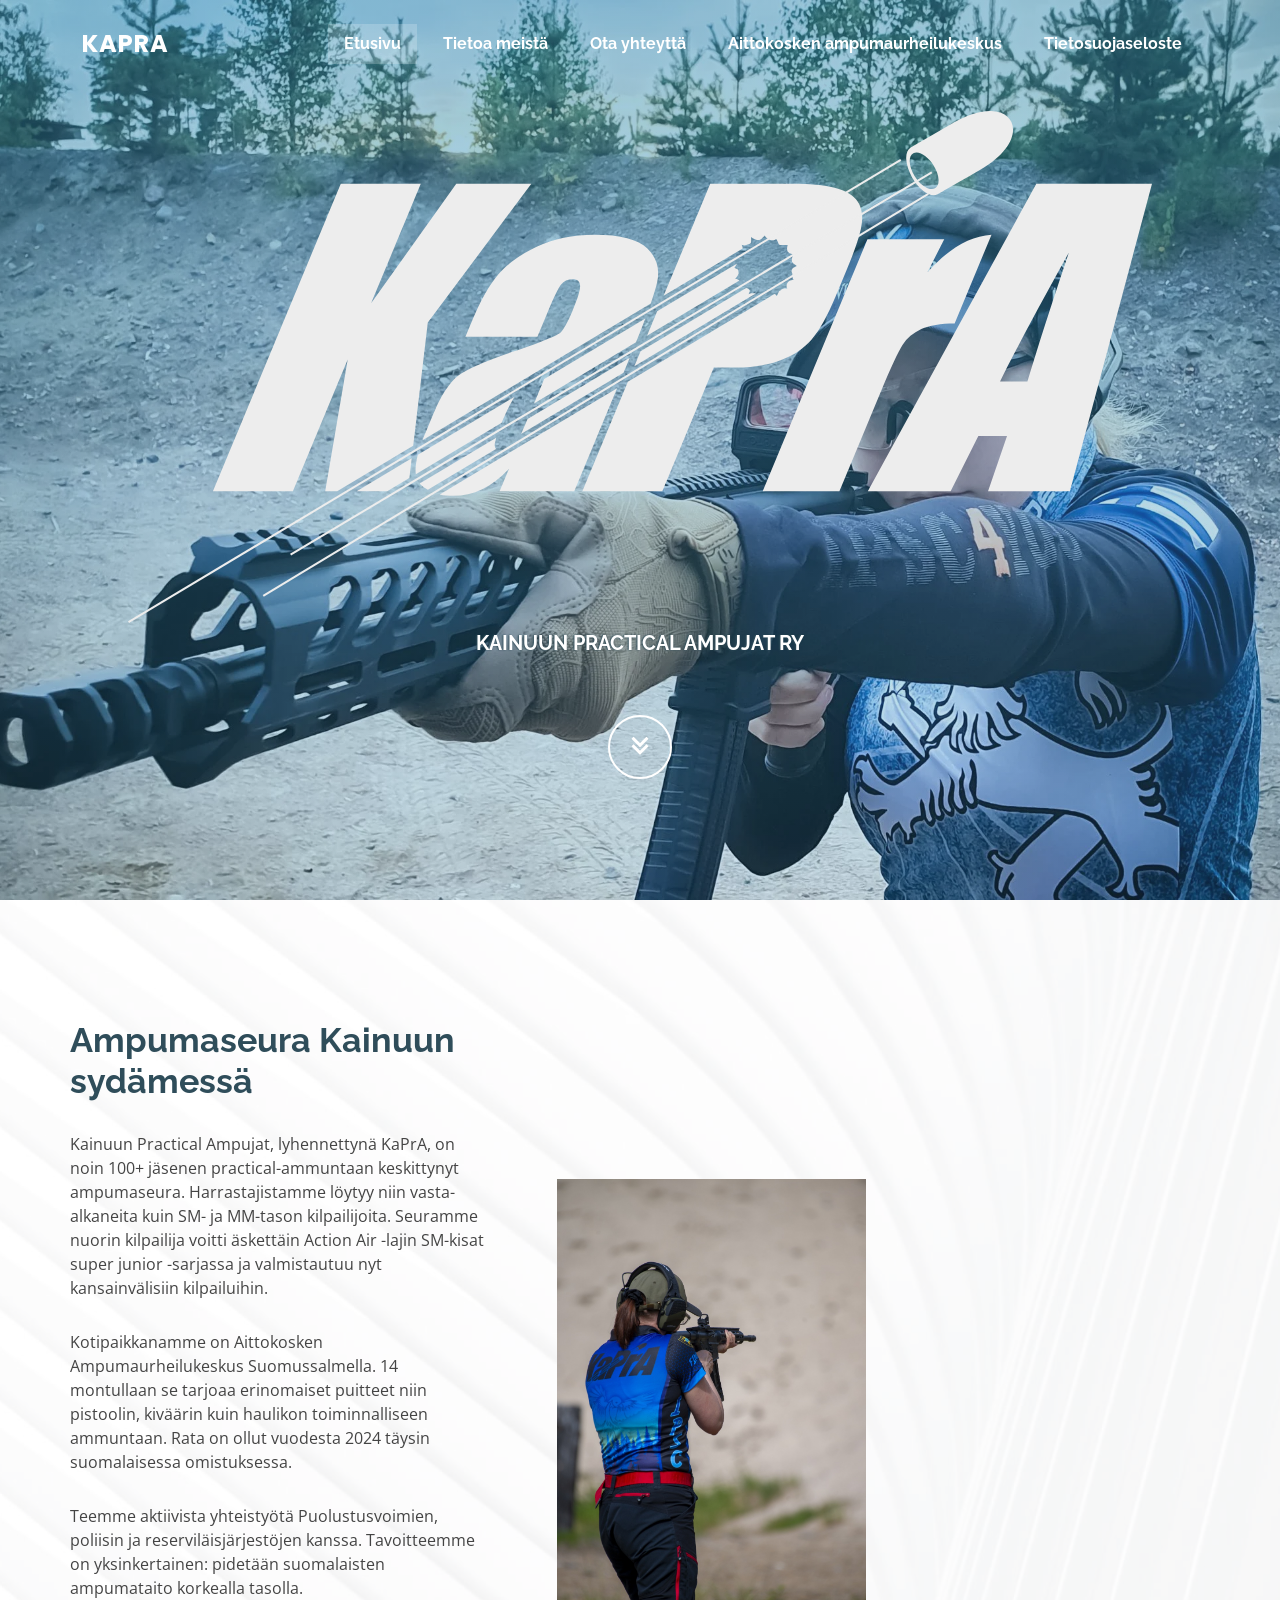
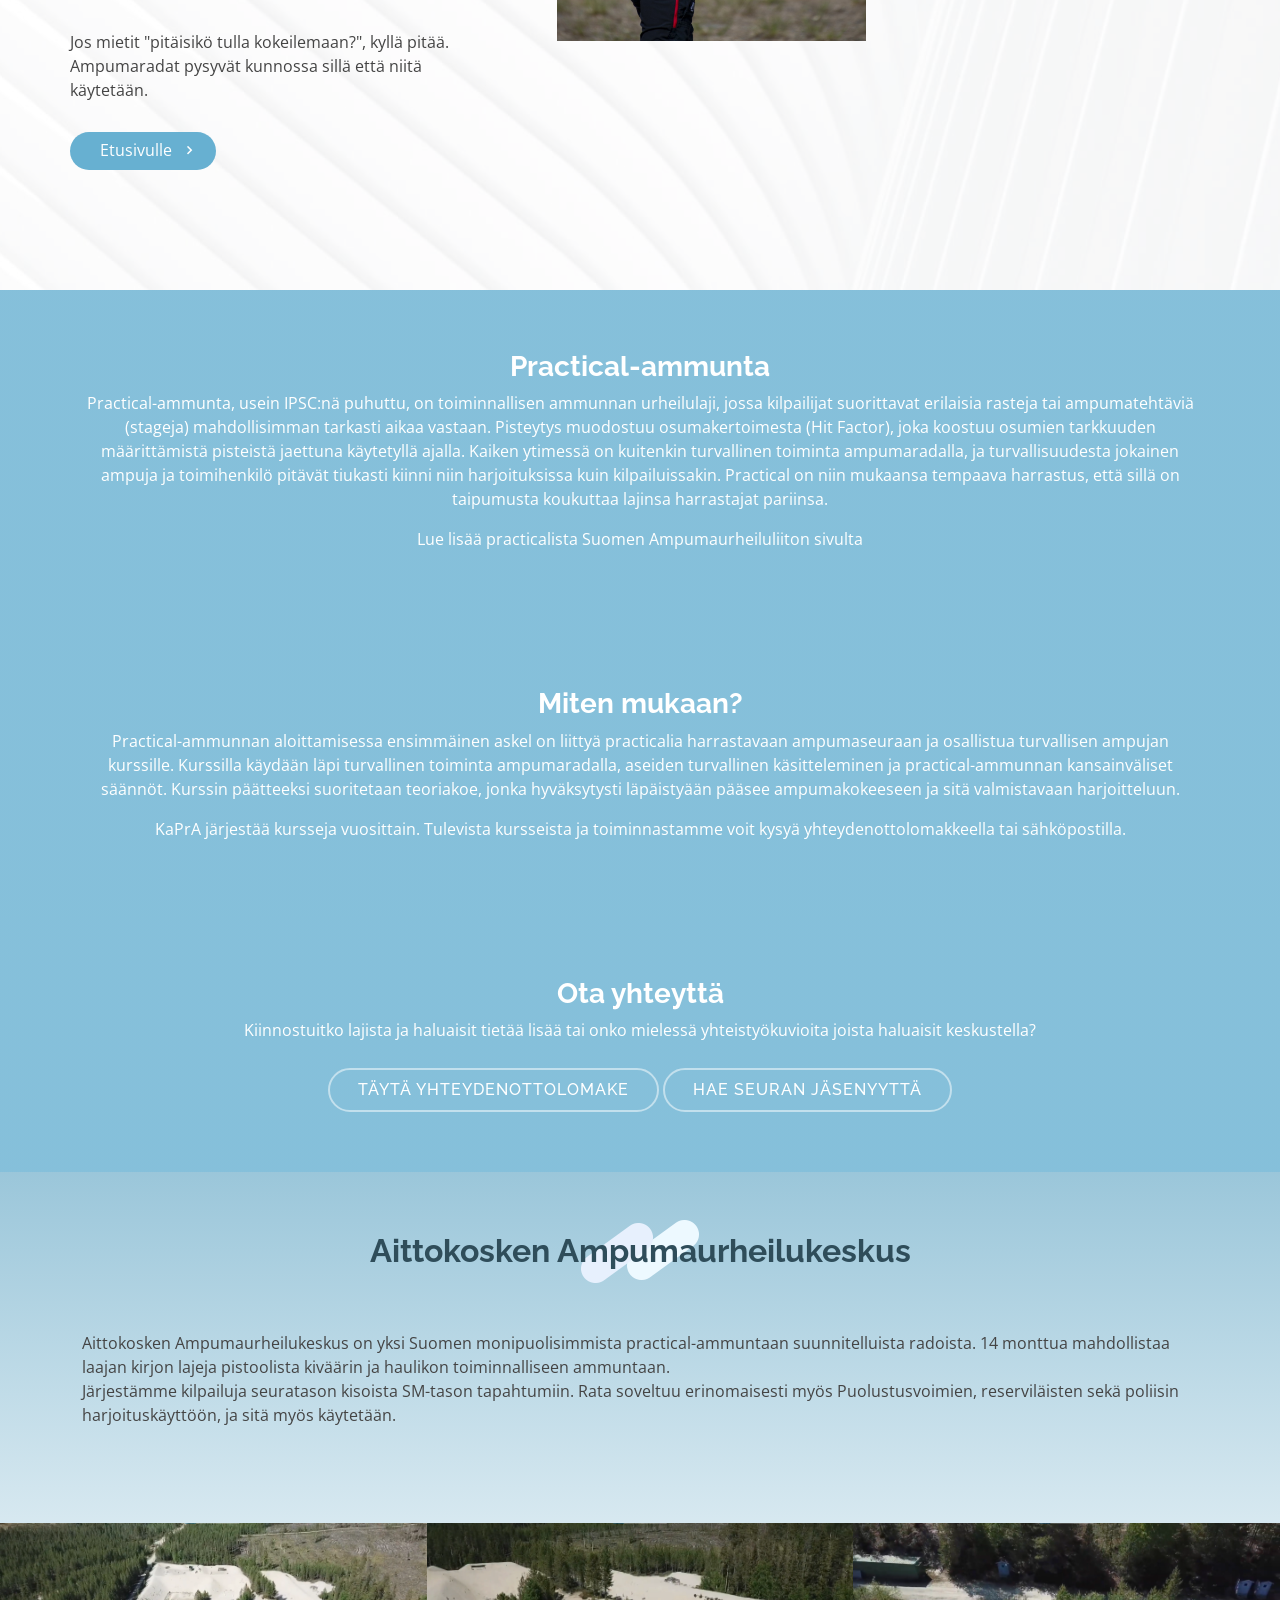
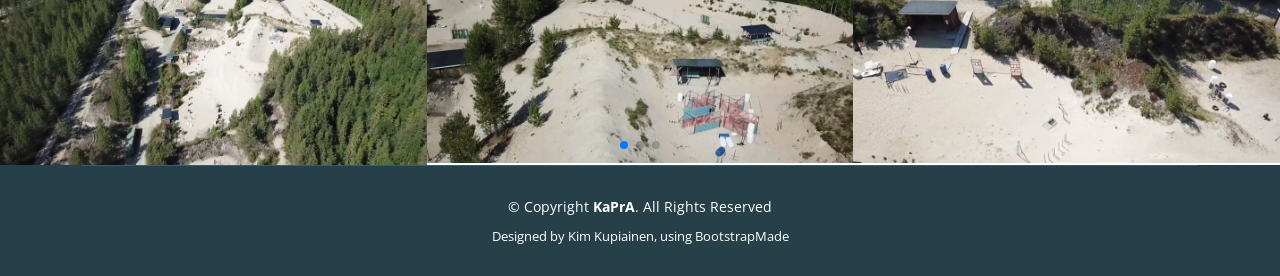
<file: index.html>
<!DOCTYPE html>
<html lang="en">

<head>
  <meta charset="utf-8">
  <meta content="width=device-width, initial-scale=1.0" name="viewport">

  <title>Kainuun Practical Ampujat RY</title>
  <meta content="" name="description">
  <meta content="" name="keywords">

  <!-- Favicons -->
  <link href="assets/img/favicon.png" rel="icon">
  <link href="assets/img/apple-touch-icon.png" rel="apple-touch-icon">

  <!-- Google Fonts -->
  <link href="https://fonts.googleapis.com/css?family=Open+Sans:300,300i,400,400i,600,600i,700,700i|Raleway:300,300i,400,400i,500,500i,600,600i,700,700i|Poppins:300,300i,400,400i,500,500i,600,600i,700,700i" rel="stylesheet">

  <!-- Vendor CSS Files -->
  <link href="assets/vendor/aos/aos.css" rel="stylesheet">
  <link href="assets/vendor/bootstrap/css/bootstrap.min.css" rel="stylesheet">
  <link href="assets/vendor/bootstrap-icons/bootstrap-icons.css" rel="stylesheet">
  <link href="assets/vendor/boxicons/css/boxicons.min.css" rel="stylesheet">
  <link href="assets/vendor/glightbox/css/glightbox.min.css" rel="stylesheet">
  <link href="assets/vendor/swiper/swiper-bundle.min.css" rel="stylesheet">

  <!-- Template Main CSS File -->
  <link href="assets/css/style.css" rel="stylesheet">

  <!-- =======================================================
  * Template Name: Squadfree
  * Updated: Jan 29 2024 with Bootstrap v5.3.2
  * Template URL: https://bootstrapmade.com/squadfree-free-bootstrap-template-creative/
  * Author: BootstrapMade.com
  * License: https://bootstrapmade.com/license/
  ======================================================== -->
</head>
<body>

  <!-- ======= Header ======= -->
  <header id="header" class="fixed-top header-transparent">
    <div class="container d-flex align-items-center justify-content-between position-relative">

      <div class="logo">
        <h1 class="text-light"><a href="index.html"></span>KaPrA</a></h1>
        <!-- Uncomment below if you prefer to use an image logo -->
        <!--<a href="index.html"><img src="assets/img/kapra2.png" alt="" class="img-fluid"></a>-->
      </div>

      <nav id="navbar" class="navbar">
          <ul>
              <li><a class="nav-link scrollto active" href="#hero">Etusivu</a></li>
              <li><a class="nav-link scrollto" href="#about">Tietoa meistä</a></li>
              <li><a class="nav-link scrollto" href="#cta">Ota yhteyttä</a></li>
              <!-- <li><a class="nav-link scrollto" href="#portfolio">Kuvagalleria</a></li> -->
              <li><a class="nav-link scrollto" href="#contact">Aittokosken ampumaurheilukeskus</a></li>
			  <li><a href="tietosuojaseloste.html">Tietosuojaseloste</a></li>
          </ul>
        <i class="bi bi-list mobile-nav-toggle"></i>
      </nav><!-- .navbar -->

    </div>
  </header><!-- End Header -->

  <!-- ======= Hero Section ======= -->
  <section id="hero">
    <div class="hero-container" data-aos="fade-up">
      <h1><img src="assets/img/kapra.svg" alt="KAPRA" /></h1>
      <h2>Kainuun Practical Ampujat RY</h2>
      <a href="#about" class="btn-get-started scrollto"><i class="bx bx-chevrons-down"></i></a>
    </div>
  </section><!-- End Hero -->

  <main id="main">
      <!-- ======= About Section ======= -->
      <section id="about" class="about">
          <div class="container">

              <div class="row no-gutters">
                  <div class="content col-xl-5 d-flex align-items-stretch" data-aos="fade-up">
                      <div class="content">
                          <h3>Ampumaseura Kainuun sydämessä</h3>
							<p>Kainuun Practical Ampujat, lyhennettynä KaPrA, on noin 100+ jäsenen practical-ammuntaan keskittynyt ampumaseura. Harrastajistamme löytyy niin vasta-alkaneita kuin SM- ja MM-tason kilpailijoita. Seuramme nuorin kilpailija voitti äskettäin Action Air -lajin SM-kisat super junior -sarjassa ja valmistautuu nyt kansainvälisiin kilpailuihin.</p>
							<p>Kotipaikkanamme on Aittokosken Ampumaurheilukeskus Suomussalmella. 14 montullaan se tarjoaa erinomaiset puitteet niin pistoolin, kiväärin kuin haulikon toiminnalliseen ammuntaan. Rata on ollut vuodesta 2024 täysin suomalaisessa omistuksessa.</p>
							<p>Teemme aktiivista yhteistyötä Puolustusvoimien, poliisin ja reserviläisjärjestöjen kanssa. Tavoitteemme on yksinkertainen: pidetään suomalaisten ampumataito korkealla tasolla.</p>
							<p>Jos mietit "pitäisikö tulla kokeilemaan?", kyllä pitää. Ampumaradat pysyvät kunnossa sillä että niitä käytetään.</p>
                          <a href="#" class="about-btn">Etusivulle<i class="bx bx-chevron-right"></i></a>
                      </div>
                  </div>
                  <div class="col-xl-7 d-flex align-items-stretch">
                      <div class="icon-boxes d-flex flex-column justify-content-center">
                          <div class="row">
                              <div class="col-md-6 icon-box" data-aos="fade-up" data-aos-delay="100">
							  <img src="assets/img/portfolio/Promo_Minirifle_34.jpg" alt="" class="img-fluid">
                              </div>
                          </div>
                      </div><!-- End .content-->
                  </div>
              </div>

          </div>
      </section><!-- End About Section -->


	  <section id="cta" class="cta">
          <div class="container" data-aos="zoom-in">

              <div class="text-center">
                  <h3>Practical-ammunta</h3>
					<p>Practical-ammunta, usein IPSC:nä puhuttu, on toiminnallisen ammunnan urheilulaji, jossa kilpailijat suorittavat erilaisia rasteja tai ampumatehtäviä (stageja) mahdollisimman tarkasti aikaa vastaan. Pisteytys muodostuu osumakertoimesta (Hit Factor), joka koostuu osumien tarkkuuden määrittämistä pisteistä jaettuna käytetyllä ajalla. Kaiken ytimessä on kuitenkin turvallinen toiminta ampumaradalla, ja turvallisuudesta jokainen ampuja ja toimihenkilö pitävät tiukasti kiinni niin harjoituksissa kuin kilpailuissakin. Practical on niin mukaansa tempaava harrastus, että sillä on taipumusta koukuttaa lajinsa harrastajat pariinsa.</p>
					<p>Lue lisää practicalista <a href="https://www.ampumaurheiluliitto.fi/practical/">Suomen Ampumaurheiluliiton sivulta</a></p>
				</p>
              </div>
          </div>
      </section><!-- End Cta Section -->
	  

	  <section id="cta" class="cta">
          <div class="container" data-aos="zoom-in">

              <div class="text-center">
                  <h3>Miten mukaan?</h3>
					<p>Practical-ammunnan aloittamisessa ensimmäinen askel on liittyä practicalia harrastavaan ampumaseuraan ja osallistua turvallisen ampujan kurssille. Kurssilla käydään läpi turvallinen toiminta ampumaradalla, aseiden turvallinen käsitteleminen ja practical-ammunnan kansainväliset säännöt. Kurssin päätteeksi suoritetaan teoriakoe, jonka hyväksytysti läpäistyään pääsee ampumakokeeseen ja sitä valmistavaan harjoitteluun.</p>
					<p>KaPrA järjestää kursseja vuosittain. Tulevista kursseista ja toiminnastamme voit kysyä yhteydenottolomakkeella tai sähköpostilla.</p>
				</div>
          </div>
      </section><!-- End Cta Section -->
	  
	        <!-- ======= Cta Section ======= -->
      <section id="cta" class="cta">
          <div class="container" data-aos="zoom-in">

              <div class="text-center">
                  <h3>Ota yhteyttä</h3>
                  <p>Kiinnostuitko lajista ja haluaisit tietää lisää tai onko mielessä yhteistyökuvioita joista haluaisit keskustella?</p>

                  <a class="cta-btn" href="https://forms.gle/Qe2Aceb2trBMoFnPA">Täytä yhteydenottolomake</a>
		  <a class="cta-btn" href="https://forms.gle/1XthyXWWJnsgzU9f9">hae seuran jäsenyyttä</a>
              </div>
          </div>
      </section><!-- End Cta Section --> 


      <!-- ======= Contact Section ======= -->
      <section id="contact" class="contact section-bg">
          <div class="container" data-aos="fade-up">
              <div class="section-title">
                  <h2>Aittokosken Ampumaurheilukeskus</h2>
              </div>
              <div class="row">
                  <p>Aittokosken Ampumaurheilukeskus on yksi Suomen monipuolisimmista practical-ammuntaan suunnitelluista radoista. 14 monttua mahdollistaa laajan kirjon lajeja pistoolista kiväärin ja haulikon toiminnalliseen ammuntaan.<br>Järjestämme kilpailuja seuratason kisoista SM-tason tapahtumiin. Rata soveltuu erinomaisesti myös Puolustusvoimien, reserviläisten sekä poliisin harjoituskäyttöön, ja sitä myös käytetään.</p>
              </div>
          </div>
      </section><!-- End Contact Section -->
       <div class="testimonials-slider swiper" data-aos="fade-up" data-aos-delay="100">
           <div class="swiper-wrapper">
               <div class="swiper-slide">
                   <div class="testimonial-item">
                       <div class="image-container" style="max-width: 100%; max-height: 400px;">
                        <img src="assets/img/Hoikka/yleiskuva1.webp" class="testimonial-img" alt="">
                    </div>
                   </div>
               </div><!-- End testimonial item -->
               <div class="swiper-slide">
                   <div class="testimonial-item">
                       <div class="image-container" style="max-width: 100%; max-height: 400px;">
                           <img src="assets/img/Hoikka/yleiskuva2.webp" class="testimonial-img" alt="">
                        </div>
                   </div>
               </div><!-- End testimonial item -->
               <div class="swiper-slide">
                   <div class="testimonial-item">
                       <div class="image-container" style="max-width: 100%; max-height: 400px;">
                           <img src="assets/img/Hoikka/yleiskuva3.webp" class="testimonial-img" alt="">
                        </div>
                   </div>
               </div><!-- End testimonial item -->
           </div>
     <div class="swiper-pagination"></div>
 </div>

  </main><!-- End #main -->

  <!-- ======= Footer ======= -->
  <footer id="footer">
    <div class="container">
      <div class="copyright">
        &copy; Copyright <strong><span>KaPrA</span></strong>. All Rights Reserved
      </div>
      <div class="credits">
        Designed by <a href="https://kimkupiainen.com/">Kim Kupiainen</a>, using <a href="https://bootstrapmade.com/">BootstrapMade</a>
</div>
    </div>
  </footer><!-- End Footer -->

  <a href="#" class="back-to-top d-flex align-items-center justify-content-center"><i class="bi bi-arrow-up-short"></i></a>

  <!-- Vendor JS Files -->
  <script src="assets/vendor/purecounter/purecounter_vanilla.js"></script>
  <script src="assets/vendor/aos/aos.js"></script>
  <script src="assets/vendor/glightbox/js/glightbox.min.js"></script>
  <script src="assets/vendor/swiper/swiper-bundle.min.js"></script>

  <!-- Template Main JS File -->
  <script src="assets/js/minimain.js"></script>

</body>

</html>
</file>
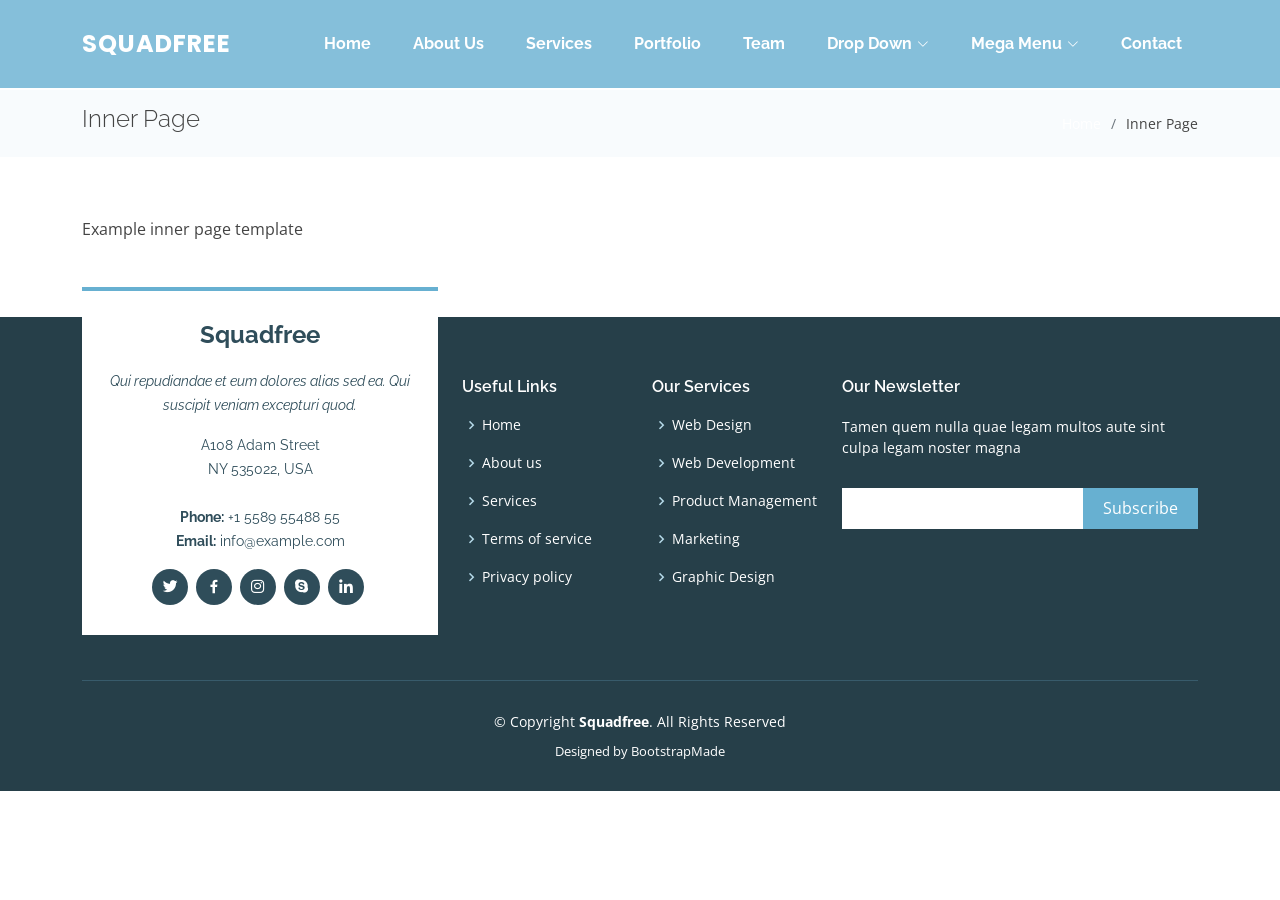
<file: inner-page.html>
<!DOCTYPE html>
<html lang="en">

<head>
  <meta charset="utf-8">
  <meta content="width=device-width, initial-scale=1.0" name="viewport">

  <title>Inner Page - Squadfree Bootstrap Template</title>
  <meta content="" name="description">
  <meta content="" name="keywords">

  <!-- Favicons -->
  <link href="assets/img/favicon.png" rel="icon">
  <link href="assets/img/apple-touch-icon.png" rel="apple-touch-icon">

  <!-- Google Fonts -->
  <link href="https://fonts.googleapis.com/css?family=Open+Sans:300,300i,400,400i,600,600i,700,700i|Raleway:300,300i,400,400i,500,500i,600,600i,700,700i|Poppins:300,300i,400,400i,500,500i,600,600i,700,700i" rel="stylesheet">

  <!-- Vendor CSS Files -->
  <link href="assets/vendor/aos/aos.css" rel="stylesheet">
  <link href="assets/vendor/bootstrap/css/bootstrap.min.css" rel="stylesheet">
  <link href="assets/vendor/bootstrap-icons/bootstrap-icons.css" rel="stylesheet">
  <link href="assets/vendor/boxicons/css/boxicons.min.css" rel="stylesheet">
  <link href="assets/vendor/glightbox/css/glightbox.min.css" rel="stylesheet">
  <link href="assets/vendor/swiper/swiper-bundle.min.css" rel="stylesheet">

  <!-- Template Main CSS File -->
  <link href="assets/css/style.css" rel="stylesheet">

  <!-- =======================================================
  * Template Name: Squadfree
  * Updated: Jan 29 2024 with Bootstrap v5.3.2
  * Template URL: https://bootstrapmade.com/squadfree-free-bootstrap-template-creative/
  * Author: BootstrapMade.com
  * License: https://bootstrapmade.com/license/
  ======================================================== -->
</head>

<body>

  <!-- ======= Header ======= -->
  <header id="header" class="fixed-top ">
    <div class="container d-flex align-items-center justify-content-between position-relative">

      <div class="logo">
        <h1 class="text-light"><a href="index.html"><span>Squadfree</span></a></h1>
        <!-- Uncomment below if you prefer to use an image logo -->
        <!-- <a href="index.html"><img src="assets/img/logo.png" alt="" class="img-fluid"></a>-->
      </div>

      <nav id="navbar" class="navbar">
        <ul>
          <li><a class="nav-link scrollto " href="#hero">Home</a></li>
          <li><a class="nav-link scrollto" href="#about">About Us</a></li>
          <li><a class="nav-link scrollto" href="#services">Services</a></li>
          <li><a class="nav-link scrollto" href="#portfolio">Portfolio</a></li>
          <li><a class="nav-link scrollto" href="#team">Team</a></li>
          <li class="dropdown"><a href="#"><span>Drop Down</span> <i class="bi bi-chevron-down"></i></a>
            <ul>
              <li><a href="#">Drop Down 1</a></li>
              <li class="dropdown"><a href="#"><span>Deep Drop Down</span> <i class="bi bi-chevron-right"></i></a>
                <ul>
                  <li><a href="#">Deep Drop Down 1</a></li>
                  <li><a href="#">Deep Drop Down 2</a></li>
                  <li><a href="#">Deep Drop Down 3</a></li>
                  <li><a href="#">Deep Drop Down 4</a></li>
                  <li><a href="#">Deep Drop Down 5</a></li>
                </ul>
              </li>
              <li><a href="#">Drop Down 2</a></li>
              <li><a href="#">Drop Down 3</a></li>
              <li><a href="#">Drop Down 4</a></li>
            </ul>
          </li>
          <li class="dropdown megamenu"><a href="#"><span>Mega Menu</span> <i class="bi bi-chevron-down"></i></a>
            <ul>
              <li>
                <strong>Column 1</strong>
                <a href="#">Column 1 link 1</a>
                <a href="#">Column 1 link 2</a>
                <a href="#">Column 1 link 3</a>
              </li>
              <li>
                <strong>Column 2</strong>
                <a href="#">Column 2 link 1</a>
                <a href="#">Column 2 link 2</a>
                <a href="#">Column 3 link 3</a>
              </li>
              <li>
                <strong>Column 3</strong>
                <a href="#">Column 3 link 1</a>
                <a href="#">Column 3 link 2</a>
                <a href="#">Column 3 link 3</a>
              </li>
              <li>
                <strong>Column 4</strong>
                <a href="#">Column 4 link 1</a>
                <a href="#">Column 4 link 2</a>
                <a href="#">Column 4 link 3</a>
              </li>
              <li>
                <strong>Column 5</strong>
                <a href="#">Column 5 link 1</a>
                <a href="#">Column 5 link 2</a>
                <a href="#">Column 5 link 3</a>
              </li>
            </ul>
          </li>
          <li><a class="nav-link scrollto" href="#contact">Contact</a></li>
        </ul>
        <i class="bi bi-list mobile-nav-toggle"></i>
      </nav><!-- .navbar -->

    </div>
  </header><!-- End Header -->

  <main id="main">

    <!-- ======= Breadcrumbs Section ======= -->
    <section class="breadcrumbs">
      <div class="container">

        <div class="d-flex justify-content-between align-items-center">
          <h2>Inner Page</h2>
          <ol>
            <li><a href="index.html">Home</a></li>
            <li>Inner Page</li>
          </ol>
        </div>

      </div>
    </section><!-- End Breadcrumbs Section -->

    <section class="inner-page">
      <div class="container">
        <p>
          Example inner page template
        </p>
      </div>
    </section>

  </main><!-- End #main -->

  <!-- ======= Footer ======= -->
  <footer id="footer">
    <div class="footer-top">
      <div class="container">
        <div class="row">

          <div class="col-lg-4 col-md-6">
            <div class="footer-info">
              <h3>Squadfree</h3>
              <p class="pb-3"><em>Qui repudiandae et eum dolores alias sed ea. Qui suscipit veniam excepturi quod.</em></p>
              <p>
                A108 Adam Street <br>
                NY 535022, USA<br><br>
                <strong>Phone:</strong> +1 5589 55488 55<br>
                <strong>Email:</strong> info@example.com<br>
              </p>
              <div class="social-links mt-3">
                <a href="#" class="twitter"><i class="bx bxl-twitter"></i></a>
                <a href="#" class="facebook"><i class="bx bxl-facebook"></i></a>
                <a href="#" class="instagram"><i class="bx bxl-instagram"></i></a>
                <a href="#" class="google-plus"><i class="bx bxl-skype"></i></a>
                <a href="#" class="linkedin"><i class="bx bxl-linkedin"></i></a>
              </div>
            </div>
          </div>

          <div class="col-lg-2 col-md-6 footer-links">
            <h4>Useful Links</h4>
            <ul>
              <li><i class="bx bx-chevron-right"></i> <a href="#">Home</a></li>
              <li><i class="bx bx-chevron-right"></i> <a href="#">About us</a></li>
              <li><i class="bx bx-chevron-right"></i> <a href="#">Services</a></li>
              <li><i class="bx bx-chevron-right"></i> <a href="#">Terms of service</a></li>
              <li><i class="bx bx-chevron-right"></i> <a href="#">Privacy policy</a></li>
            </ul>
          </div>

          <div class="col-lg-2 col-md-6 footer-links">
            <h4>Our Services</h4>
            <ul>
              <li><i class="bx bx-chevron-right"></i> <a href="#">Web Design</a></li>
              <li><i class="bx bx-chevron-right"></i> <a href="#">Web Development</a></li>
              <li><i class="bx bx-chevron-right"></i> <a href="#">Product Management</a></li>
              <li><i class="bx bx-chevron-right"></i> <a href="#">Marketing</a></li>
              <li><i class="bx bx-chevron-right"></i> <a href="#">Graphic Design</a></li>
            </ul>
          </div>

          <div class="col-lg-4 col-md-6 footer-newsletter">
            <h4>Our Newsletter</h4>
            <p>Tamen quem nulla quae legam multos aute sint culpa legam noster magna</p>
            <form action="" method="post">
              <input type="email" name="email"><input type="submit" value="Subscribe">
            </form>

          </div>

        </div>
      </div>
    </div>

    <div class="container">
      <div class="copyright">
        &copy; Copyright <strong><span>Squadfree</span></strong>. All Rights Reserved
      </div>
      <div class="credits">
        <!-- All the links in the footer should remain intact. -->
        <!-- You can delete the links only if you purchased the pro version. -->
        <!-- Licensing information: https://bootstrapmade.com/license/ -->
        <!-- Purchase the pro version with working PHP/AJAX contact form: https://bootstrapmade.com/squadfree-free-bootstrap-template-creative/ -->
        Designed by <a href="https://bootstrapmade.com/">BootstrapMade</a>
      </div>
    </div>
  </footer><!-- End Footer -->

  <a href="#" class="back-to-top d-flex align-items-center justify-content-center"><i class="bi bi-arrow-up-short"></i></a>

  <!-- Vendor JS Files -->
  <script src="assets/vendor/purecounter/purecounter_vanilla.js"></script>
  <script src="assets/vendor/aos/aos.js"></script>
  <script src="assets/vendor/bootstrap/js/bootstrap.bundle.min.js"></script>
  <script src="assets/vendor/glightbox/js/glightbox.min.js"></script>
  <script src="assets/vendor/isotope-layout/isotope.pkgd.min.js"></script>
  <script src="assets/vendor/swiper/swiper-bundle.min.js"></script>
  <script src="assets/vendor/php-email-form/validate.js"></script>

  <!-- Template Main JS File -->
  <script src="assets/js/main.js"></script>

</body>

</html>
</file>
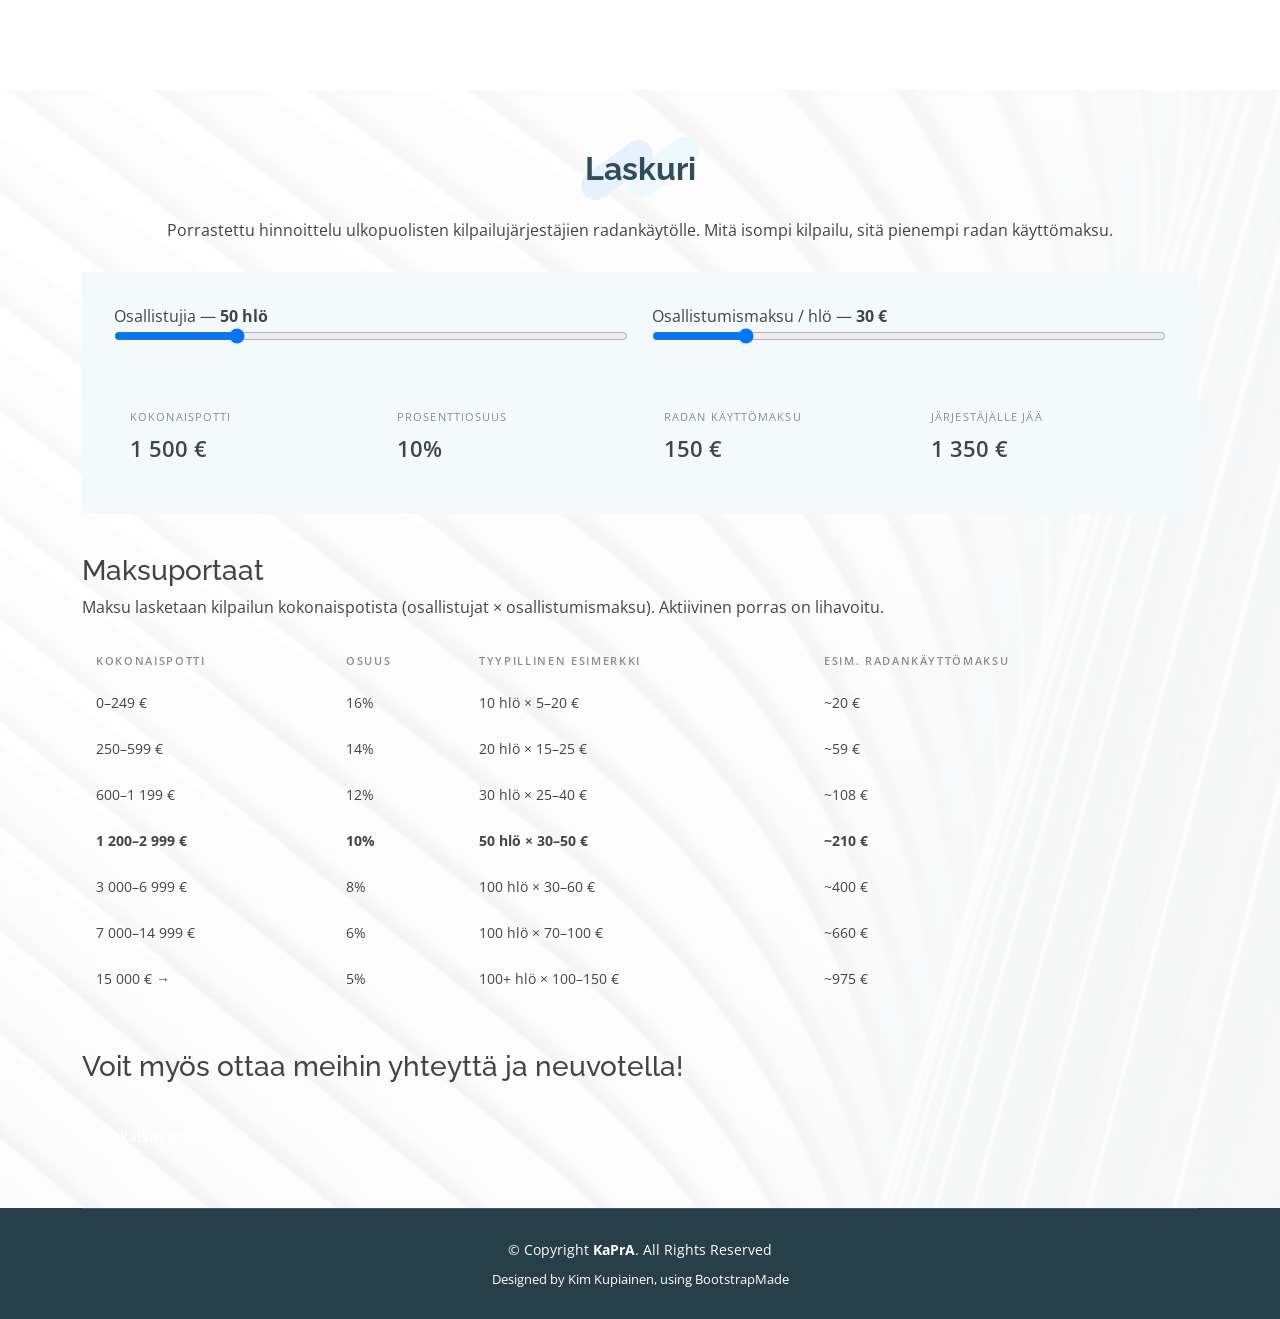
<file: rkm-laskuri.html>
<!DOCTYPE html>
<html lang="fi">

<head>
  <meta charset="utf-8">
  <meta content="width=device-width, initial-scale=1.0" name="viewport">

  <title>Radankäyttömaksulaskuri – KaPrA</title>
  <meta content="" name="description">

  <link href="assets/img/favicon.png" rel="icon">
  <link href="assets/img/apple-touch-icon.png" rel="apple-touch-icon">

  <link href="https://fonts.googleapis.com/css?family=Open+Sans:300,300i,400,400i,600,600i,700,700i|Raleway:300,300i,400,400i,500,500i,600,600i,700,700i|Poppins:300,300i,400,400i,500,500i,600,600i,700,700i" rel="stylesheet">

  <link href="assets/vendor/aos/aos.css" rel="stylesheet">
  <link href="assets/vendor/bootstrap/css/bootstrap.min.css" rel="stylesheet">
  <link href="assets/vendor/bootstrap-icons/bootstrap-icons.css" rel="stylesheet">
  <link href="assets/vendor/boxicons/css/boxicons.min.css" rel="stylesheet">
  <link href="assets/vendor/glightbox/css/glightbox.min.css" rel="stylesheet">
  <link href="assets/vendor/swiper/swiper-bundle.min.css" rel="stylesheet">

  <link href="assets/css/style.css" rel="stylesheet">

  <style>
    /* Vain asettelu, ei värejä */
    .rkm-page { padding: 60px 0; }
    .rkm-laskuri { padding: 2rem; margin-bottom: 2.5rem; }
    .input-grid {
      display: grid;
      grid-template-columns: 1fr 1fr;
      gap: 1.5rem;
      margin-bottom: 1.5rem;
    }
    .slider-row { display: flex; align-items: center; gap: 12px; }
    .slider-row input[type=range] { flex: 1; }
    .result-grid {
      display: grid;
      grid-template-columns: repeat(4, 1fr);
      gap: 1rem;
      padding-top: 1.5rem;
      border-top: 1px solid rgba(255,255,255,0.1);
    }
    .result-card { padding: 1rem; }
    .result-label {
      font-size: 11px;
      letter-spacing: 0.1em;
      text-transform: uppercase;
      opacity: 0.6;
      margin-bottom: 0.4rem;
    }
    .result-value { font-size: 1.4rem; font-weight: 600; }
    .rkm-table { width: 100%; border-collapse: collapse; font-size: 14px; }
    .rkm-table th {
      font-size: 11px;
      letter-spacing: 0.15em;
      text-transform: uppercase;
      text-align: left;
      padding: 10px 14px;
      font-weight: 600;
      opacity: 0.6;
    }
    .rkm-table td { padding: 12px 14px; }
    .rkm-table tbody tr { border-bottom: 1px solid rgba(255,255,255,0.07); }
    .rkm-table tbody tr.active-row { font-weight: bold; }
    @media (max-width: 640px) {
      .input-grid { grid-template-columns: 1fr; }
      .result-grid { grid-template-columns: 1fr 1fr; }
    }
  </style>
</head>

<body>

  <!-- Header — sama rakenne kuin index.html -->
  <header id="header" class="fixed-top header-transparent">
    <div class="container d-flex align-items-center justify-content-between position-relative">

      <div class="logo">
        <h1 class="text-light"><a href="index.html">KaPrA</a></h1>
      </div>

      <nav id="navbar" class="navbar">
        <ul>
          <li><a class="nav-link" href="index.html">Etusivu</a></li>
          <li><a class="nav-link" href="index.html#about">Tietoa meistä</a></li>
          <li><a class="nav-link" href="index.html#cta">Ota yhteyttä</a></li>
          <li><a class="nav-link" href="index.html#contact">Aittokosken ampumaurheilukeskus</a></li>
          <li><a class="nav-link active" href="rkm-laskuri.html">Radan käyttömaksu</a></li>
          <li><a href="tietosuojaseloste.html">Tietosuojaseloste</a></li>
        </ul>
        <i class="bi bi-list mobile-nav-toggle"></i>
      </nav>

    </div>
  </header>

  <main id="main">

    <section id="rkm" class="about rkm-page">
      <div class="container" data-aos="fade-up">

        <div class="section-title">
          <h2>Laskuri</h2>
          <p>Porrastettu hinnoittelu ulkopuolisten kilpailujärjestäjien radankäytölle. Mitä isompi kilpailu, sitä pienempi radan käyttömaksu.</p>
        </div>

        <!-- LASKURI -->
        <div class="rkm-laskuri section-bg">
          <div class="input-grid">
            <div>
              <label>Osallistujia — <strong id="p-val">50 hlö</strong></label>
              <div class="slider-row">
                <input type="range" id="participants" min="5" max="200" step="5" value="50">
              </div>
            </div>
            <div>
              <label>Osallistumismaksu / hlö — <strong id="f-val">30 €</strong></label>
              <div class="slider-row">
                <input type="range" id="fee" min="5" max="150" step="5" value="30">
              </div>
            </div>
          </div>

          <div class="result-grid">
            <div class="result-card">
              <div class="result-label">Kokonaispotti</div>
              <div class="result-value" id="r-pot"></div>
            </div>
            <div class="result-card">
              <div class="result-label">Prosenttiosuus</div>
              <div class="result-value" id="r-pct"></div>
            </div>
            <div class="result-card">
              <div class="result-label">Radan käyttömaksu</div>
              <div class="result-value" id="r-fee"></div>
            </div>
            <div class="result-card">
              <div class="result-label">Järjestäjälle jää</div>
              <div class="result-value" id="r-org"></div>
            </div>
          </div>
        </div>

        <!-- PORTAIKKOTAULUKKO -->
        <h3>Maksuportaat</h3>
        <p>Maksu lasketaan kilpailun kokonaispotista (osallistujat × osallistumismaksu). Aktiivinen porras on lihavoitu.</p>

        <table class="rkm-table" style="margin-top: 1.5rem;">
          <thead>
            <tr>
              <th>Kokonaispotti</th>
              <th>Osuus</th>
              <th>Tyypillinen esimerkki</th>
              <th>Esim. radankäyttömaksu</th>
            </tr>
          </thead>
          <tbody id="tier-body"></tbody>
        </table>
		<br>
		<br>
		<h3>Voit myös ottaa meihin yhteyttä ja neuvotella!</h3>

        <div style="margin-top: 2.5rem;">
          <a href="index.html" class="about-btn"><i class="bx bx-chevron-left"></i> Takaisin etusivulle</a>
        </div>

      </div>
    </section>

  </main>

  <footer id="footer">
    <div class="container">
      <div class="copyright">
        &copy; Copyright <strong><span>KaPrA</span></strong>. All Rights Reserved
      </div>
      <div class="credits">
        Designed by <a href="https://kimkupiainen.com/">Kim Kupiainen</a>, using <a href="https://bootstrapmade.com/">BootstrapMade</a>
      </div>
    </div>
  </footer>

  <a href="#" class="back-to-top d-flex align-items-center justify-content-center"><i class="bi bi-arrow-up-short"></i></a>

  <script src="assets/vendor/purecounter/purecounter_vanilla.js"></script>
  <script src="assets/vendor/aos/aos.js"></script>
  <script src="assets/vendor/glightbox/js/glightbox.min.js"></script>
  <script src="assets/vendor/swiper/swiper-bundle.min.js"></script>
  <script src="assets/js/minimain.js"></script>

  <script>
    const tiers = [
      { min: 0,     max: 249,     pct: 16, example: "10 hlö × 5–20 €"       },
      { min: 250,   max: 599,     pct: 14, example: "20 hlö × 15–25 €"      },
      { min: 600,   max: 1199,    pct: 12, example: "30 hlö × 25–40 €"      },
      { min: 1200,  max: 2999,    pct: 10, example: "50 hlö × 30–50 €"      },
      { min: 3000,  max: 6999,    pct:  8, example: "100 hlö × 30–60 €"     },
      { min: 7000,  max: 14999,   pct:  6, example: "100 hlö × 70–100 €"    },
      { min: 15000, max: Infinity, pct:  5, example: "100+ hlö × 100–150 €" },
    ];

    function fmt(n) { return n.toLocaleString('fi-FI') + ' €'; }
    function getTier(pot) { return tiers.find(t => pot >= t.min && pot <= t.max); }
    function fmtRange(min, max) {
      return max === Infinity
        ? min.toLocaleString('fi-FI') + ' € →'
        : min.toLocaleString('fi-FI') + '–' + max.toLocaleString('fi-FI') + ' €';
    }

    function renderTable(activePot) {
      const tbody = document.getElementById('tier-body');
      tbody.innerHTML = '';
      tiers.forEach(t => {
        const isActive = activePot >= t.min && activePot <= t.max;
        const midPot = t.max === Infinity ? t.min * 1.3 : (t.min + t.max) / 2;
        const exFee = Math.round(midPot * t.pct / 100);
        const tr = document.createElement('tr');
        if (isActive) tr.className = 'active-row';
        tr.innerHTML = `
          <td>${fmtRange(t.min, t.max)}</td>
          <td>${t.pct}%</td>
          <td>${t.example}</td>
          <td>~${exFee.toLocaleString('fi-FI')} €</td>
        `;
        tbody.appendChild(tr);
      });
    }

    function update() {
      const p = parseInt(document.getElementById('participants').value);
      const f = parseInt(document.getElementById('fee').value);
      document.getElementById('p-val').textContent = p + ' hlö';
      document.getElementById('f-val').textContent = f + ' €';
      const pot = p * f;
      const tier = getTier(pot);
      const fee = Math.round(pot * tier.pct / 100);
      document.getElementById('r-pot').textContent = fmt(pot);
      document.getElementById('r-pct').textContent = tier.pct + '%';
      document.getElementById('r-fee').textContent = fmt(fee);
      document.getElementById('r-org').textContent = fmt(pot - fee);
      renderTable(pot);
    }

    document.getElementById('participants').addEventListener('input', update);
    document.getElementById('fee').addEventListener('input', update);
    update();
  </script>

</body>
</html>
</file>
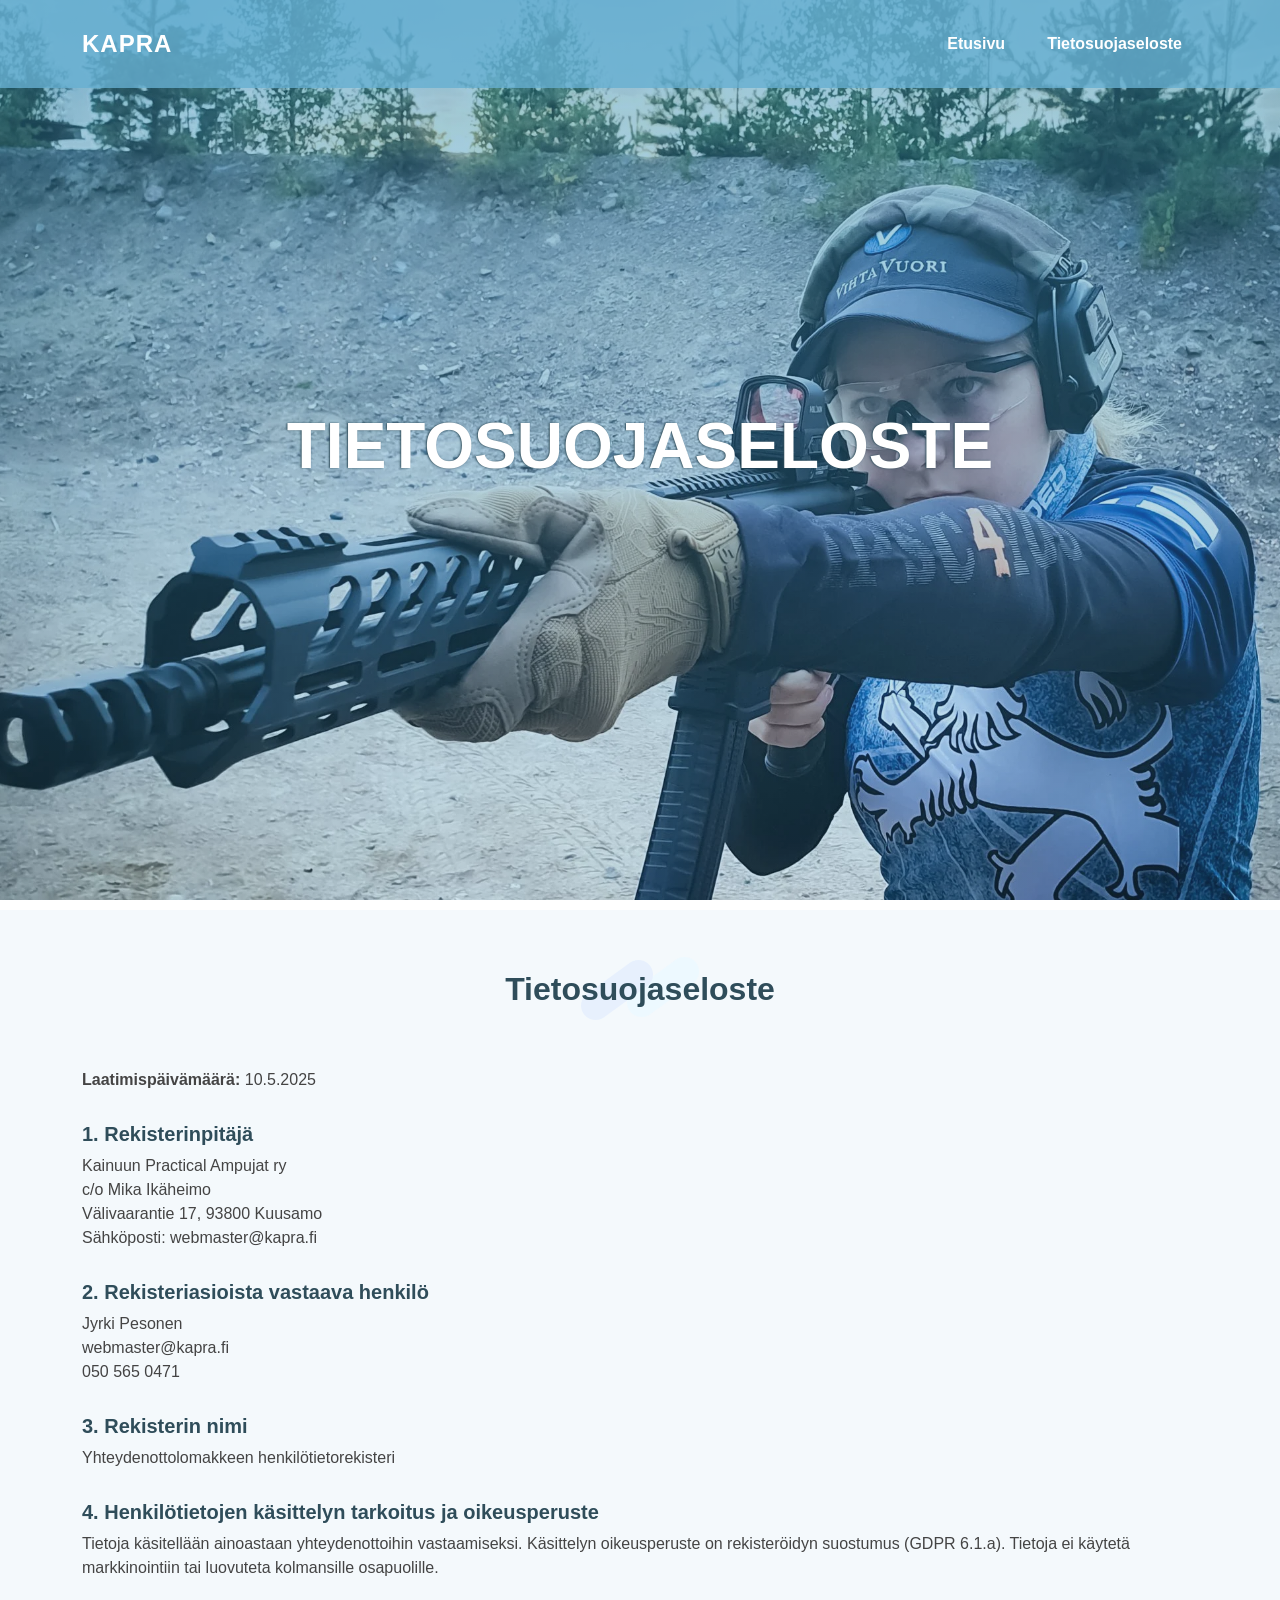
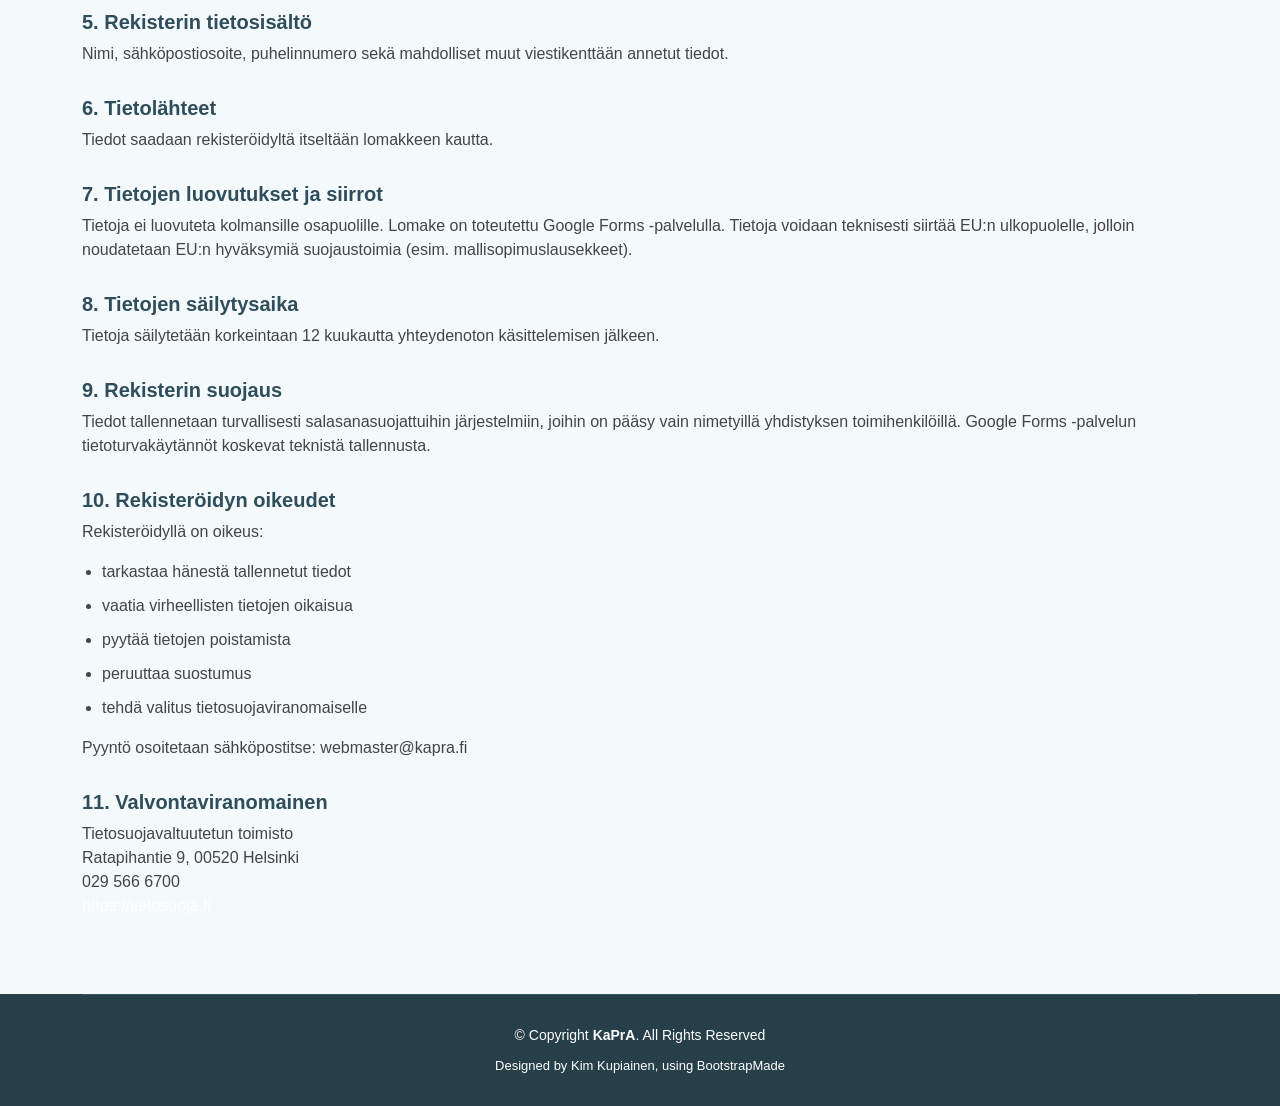
<file: tietosuojaseloste.html>
<!DOCTYPE html>
<html lang="fi">

<head>
  <meta charset="utf-8">
  <meta content="width=device-width, initial-scale=1.0" name="viewport">
  <title>Tietosuojaseloste - KaPrA</title>
  <link href="assets/img/favicon.png" rel="icon">
  <link href="assets/vendor/bootstrap/css/bootstrap.min.css" rel="stylesheet">
  <link href="assets/vendor/bootstrap-icons/bootstrap-icons.css" rel="stylesheet">
  
  <link href="assets/css/style.css" rel="stylesheet">
</head>

<body>
<section id="hero">
  <div class="hero-container" data-aos="fade-up">
    <h1>Tietosuojaseloste</h1>
  </div>
</section>
  <header id="header" class="fixed-top">
    <div class="container d-flex align-items-center justify-content-between position-relative">

      <div class="logo">
        <h1 class="text-light"><a href="index.html"></span>KaPrA</a></h1>
        <!-- Uncomment below if you prefer to use an image logo -->
        <!--<a href="index.html"><img src="assets/img/kapra2.png" alt="" class="img-fluid"></a>-->
      </div>

      <nav id="navbar" class="navbar">
          <ul>
              <li><a href="index.html" href="#hero">Etusivu</a></li>
			  <li><a class="nav-link scrollto" href="#main">Tietosuojaseloste</a></li>
          </ul>
        <i class="bi bi-list mobile-nav-toggle"></i>
      </nav><!-- .navbar -->

    </div>
  </header><!-- End Header -->

  <main id="main" style="margin-top: 100px;">
    <section class="privacy section-bg">
      <div class="container" data-aos="fade-up">
        <div class="section-title">
          <h2>Tietosuojaseloste</h2>
        </div>
        <div class="row">
          <div class="col-lg-12">
            <p><strong>Laatimispäivämäärä:</strong> 10.5.2025</p>

            <h4>1. Rekisterinpitäjä</h4>
            <p>Kainuun Practical Ampujat ry<br>
c/o Mika Ikäheimo<br>
Välivaarantie 17, 93800 Kuusamo<br>
Sähköposti: webmaster@kapra.fi</p>

            <h4>2. Rekisteriasioista vastaava henkilö</h4>
            <p>Jyrki Pesonen<br>
webmaster@kapra.fi<br>
050 565 0471</p>

            <h4>3. Rekisterin nimi</h4>
            <p>Yhteydenottolomakkeen henkilötietorekisteri</p>

            <h4>4. Henkilötietojen käsittelyn tarkoitus ja oikeusperuste</h4>
            <p>Tietoja käsitellään ainoastaan yhteydenottoihin vastaamiseksi. Käsittelyn oikeusperuste on rekisteröidyn suostumus (GDPR 6.1.a). Tietoja ei käytetä markkinointiin tai luovuteta kolmansille osapuolille.</p>

            <h4>5. Rekisterin tietosisältö</h4>
            <p>Nimi, sähköpostiosoite, puhelinnumero sekä mahdolliset muut viestikenttään annetut tiedot.</p>

            <h4>6. Tietolähteet</h4>
            <p>Tiedot saadaan rekisteröidyltä itseltään lomakkeen kautta.</p>

            <h4>7. Tietojen luovutukset ja siirrot</h4>
            <p>Tietoja ei luovuteta  kolmansille osapuolille. Lomake on toteutettu Google Forms -palvelulla. Tietoja voidaan teknisesti siirtää EU:n ulkopuolelle, jolloin noudatetaan EU:n hyväksymiä suojaustoimia (esim. mallisopimuslausekkeet).</p>

            <h4>8. Tietojen säilytysaika</h4>
            <p>Tietoja säilytetään korkeintaan 12 kuukautta yhteydenoton käsittelemisen jälkeen.</p>

            <h4>9. Rekisterin suojaus</h4>
            <p>Tiedot tallennetaan turvallisesti salasanasuojattuihin järjestelmiin, joihin on pääsy vain nimetyillä yhdistyksen toimihenkilöillä. Google Forms -palvelun tietoturvakäytännöt koskevat teknistä tallennusta.</p>

            <h4>10. Rekisteröidyn oikeudet</h4>
            <p>Rekisteröidyllä on oikeus:
            <ul>
              <li>tarkastaa hänestä tallennetut tiedot</li>
              <li>vaatia virheellisten tietojen oikaisua</li>
              <li>pyytää tietojen poistamista</li>
              <li>peruuttaa suostumus</li>
              <li>tehdä valitus tietosuojaviranomaiselle</li>
            </ul>
            Pyyntö osoitetaan sähköpostitse: webmaster@kapra.fi
            </p>

            <h4>11. Valvontaviranomainen</h4>
            <p>Tietosuojavaltuutetun toimisto<br>
Ratapihantie 9, 00520 Helsinki<br>
029 566 6700<br>
<a href="https://tietosuoja.fi">https://tietosuoja.fi</a></p>
          </div>
        </div>
      </div>
    </section>
  </main>

  <footer id="footer">
    <div class="container">
      <div class="copyright">
        &copy; Copyright <strong><span>KaPrA</span></strong>. All Rights Reserved
      </div>
      <div class="credits">
        Designed by <a href="https://kimkupiainen.com/">Kim Kupiainen</a>, using <a href="https://bootstrapmade.com/">BootstrapMade</a>
      </div>
    </div>
  </footer>

</body>
</html>
</file>
<file: assets/css/style.css>
/**
* Template Name: Squadfree
* Updated: Jan 29 2024 with Bootstrap v5.3.2
* Template URL: https://bootstrapmade.com/squadfree-free-bootstrap-template-creative/
* Author: BootstrapMade.com
* License: https://bootstrapmade.com/license/
*/

/*--------------------------------------------------------------
# General
--------------------------------------------------------------*/
body {
  font-family: "Open Sans", sans-serif;
  color: #444444;
}

a {
    text-decoration: none;
    color: #67b0d1;
}
a:link{
	color:white;
	
}

a:hover {
  color: #8ec4dd;
  text-decoration: none;
}
.privacy h4 {
  font-size: 20px;
  font-weight: 700;
  margin-top: 30px;
  color: #2f4d5a;
}

.privacy ul {
  padding-left: 20px;
  list-style-type: disc;
}

.privacy li {
  margin-bottom: 10px;
}
h1,
h2,
h3,
h4,
h5,
h6 {
  font-family: "Raleway", sans-serif;
}

#main {
  margin-top: 90px;
}

/*--------------------------------------------------------------
# Back to top button
--------------------------------------------------------------*/
.back-to-top {
  position: fixed;
  visibility: hidden;
  opacity: 0;
  right: 15px;
  bottom: 15px;
  z-index: 998;
  background: #67b0d1;
  width: 40px;
  height: 40px;
  border-radius: 50px;
  transition: all 0.4s;
}

.back-to-top i {
  font-size: 24px;
  color: #fff;
  line-height: 0;
}

.back-to-top:hover {
  background: #86c0da;
  color: #fff;
}

.back-to-top.active {
  visibility: visible;
  opacity: 1;
}

/*--------------------------------------------------------------
# Disable aos animation delay on mobile devices
--------------------------------------------------------------*/
@media screen and (max-width: 768px) {
  [data-aos-delay] {
    transition-delay: 0 !important;
  }
}

/*--------------------------------------------------------------
# Header
--------------------------------------------------------------*/
#header {
  transition: all 0.5s;
  z-index: 997;
  transition: all 0.5s;
  padding: 24px 0;
  background: rgba(103, 176, 209, 0.8);
}

#header.header-transparent {
  background: transparent;
}

#header.header-scrolled {
  background: rgba(55, 142, 181, 0.9);
  padding: 12px;
}

    #header .logo h1 {
        font-size: 24px;
        margin: 0;
        line-height: 1;
        font-weight: 700;
        letter-spacing: 1px;
        font-family: "Poppins", sans-serif;
        text-transform: uppercase;
    }

#header .logo h1 a,
#header .logo h1 a:hover {
  color: #fff;
  text-decoration: none;
}

    #header .logo img {
        padding: 0;
        margin: 0;
        max-height: 40px;
    }

@media (max-width: 768px) {
  #header.header-scrolled {
    padding: 15px 0;
  }
}

/*--------------------------------------------------------------
# Navigation Menu
--------------------------------------------------------------*/
/**
* Desktop Navigation 
*/
.navbar {
  padding: 0;
  position: static;
}

.navbar ul {
  margin: 0;
  padding: 0;
  display: inline-flex;
  list-style: none;
  align-items: center;
}

.navbar li {
  position: relative;
}

.navbar a,
.navbar a:focus {
  display: flex;
  align-items: center;
  justify-content: space-between;
  padding: 8px 16px;
  margin-left: 10px;
  font-family: "Raleway", sans-serif;
  font-size: 16px;
  font-weight: 700;
  color: #fff;
  white-space: nowrap;
  transition: 0.3s;
}

.navbar a i,
.navbar a:focus i {
  font-size: 12px;
  line-height: 0;
  margin-left: 5px;
}

.navbar a:hover,
.navbar .active,
.navbar .active:focus,
.navbar li:hover>a {
  background: rgba(255, 255, 255, 0.2);
}

.navbar .dropdown ul {
  display: block;
  position: absolute;
  left: 10px;
  top: calc(100% + 30px);
  margin: 0;
  padding: 10px 0;
  z-index: 99;
  opacity: 0;
  visibility: hidden;
  background: #fff;
  box-shadow: 0px 0px 30px rgba(127, 137, 161, 0.25);
  transition: 0.3s;
}

.navbar .dropdown ul li {
  min-width: 200px;
}

.navbar .dropdown ul a {
  padding: 10px 20px;
  font-size: 15px;
  text-transform: none;
  font-weight: 600;
  color: #2f4d5a;
}

.navbar .dropdown ul a i {
  font-size: 12px;
}

.navbar .dropdown ul a:hover,
.navbar .dropdown ul .active:hover,
.navbar .dropdown ul li:hover>a {
  color: #67b0d1;
}

.navbar .dropdown:hover>ul {
  opacity: 1;
  top: 100%;
  visibility: visible;
}

.navbar .megamenu {
  position: static;
}

.navbar .megamenu ul {
  margin: 0;
  padding: 10px;
  display: block;
  position: absolute;
  top: 130%;
  left: 0;
  right: 0;
  visibility: hidden;
  opacity: 0;
  display: flex;
  transition: 0.3s;
  border-radius: 4px;
  z-index: 99;
}

.navbar .megamenu ul li {
  flex: 1;
}

.navbar .megamenu ul li strong {
  padding: 10px 0 10px 20px;
  display: block;
}

.navbar .megamenu ul li a,
.navbar .megamenu ul li:hover>a {
  color: rgba(var(--color-white-rgb), 0.5);
  background: none;
  padding: 8px 10px;
}

.navbar .megamenu ul li a:hover,
.navbar .megamenu ul li .active,
.navbar .megamenu ul li .active:hover {
  color: #67b0d1;
}

.navbar .megamenu:hover>ul {
  opacity: 1;
  top: 100%;
  visibility: visible;
}

.navbar .dropdown .dropdown ul {
  top: 0;
  left: calc(100% - 30px);
  visibility: hidden;
}

.navbar .dropdown .dropdown:hover>ul {
  opacity: 1;
  top: 0;
  left: 100%;
  visibility: visible;
}

@media (max-width: 1366px) {
  .navbar .dropdown .dropdown ul {
    left: -90%;
  }

  .navbar .dropdown .dropdown:hover>ul {
    left: -100%;
  }
}

/**
* Mobile Navigation 
*/
.mobile-nav-toggle {
  color: #fff;
  font-size: 28px;
  cursor: pointer;
  display: none;
  line-height: 0;
  transition: 0.5s;
}

@media (max-width: 991px) {
  .mobile-nav-toggle {
    display: block;
  }

  .navbar ul {
    display: none;
  }
}

.navbar-mobile {
  position: fixed;
  overflow: hidden;
  top: 0;
  right: 0;
  left: 0;
  bottom: 0;
  background: rgba(43, 111, 142, 0.9);
  transition: 0.3s;
}

.navbar-mobile .mobile-nav-toggle {
  position: absolute;
  top: 15px;
  right: 15px;
}

.navbar-mobile ul {
  display: block;
  position: absolute;
  top: 55px;
  right: 15px;
  bottom: 15px;
  left: 15px;
  padding: 10px 0;
  background-color: #fff;
  overflow-y: auto;
  transition: 0.3s;
}

.navbar-mobile a,
.navbar-mobile a:focus {
  padding: 10px 20px;
  font-size: 15px;
  color: #2f4d5a;
}

.navbar-mobile a:hover,
.navbar-mobile .active,
.navbar-mobile li:hover>a {
  color: #67b0d1;
}

.navbar-mobile .getstarted,
.navbar-mobile .getstarted:focus {
  margin: 15px;
}

.navbar-mobile .dropdown ul {
  position: static;
  display: none;
  margin: 10px 20px;
  padding: 10px 0;
  z-index: 99;
  opacity: 1;
  visibility: visible;
  background: #fff;
  box-shadow: 0px 0px 30px rgba(127, 137, 161, 0.25);
}

.navbar-mobile .dropdown ul li {
  min-width: 200px;
}

.navbar-mobile .dropdown ul a {
  padding: 10px 20px;
}

.navbar-mobile .dropdown ul a i {
  font-size: 12px;
}

.navbar-mobile .dropdown ul a:hover,
.navbar-mobile .dropdown ul .active:hover,
.navbar-mobile .dropdown ul li:hover>a {
  color: #67b0d1;
}

.navbar-mobile .dropdown>.dropdown-active {
  display: block;
}

.navbar-mobile .megamenu ul li a,
.navbar-mobile .megamenu ul li:hover>a {
  color: rgba(var(--color-white-rgb), 0.5);
  background: none;
}

.navbar-mobile .megamenu ul li a:hover,
.navbar-mobile .megamenu ul li .active,
.navbar-mobile .megamenu ul li .active:hover {
  color: #67b0d1;
}

/*--------------------------------------------------------------
# Hero Section
--------------------------------------------------------------*/
#hero {
  width: 100%;
  height: 100vh;
  background: linear-gradient(rgba(55, 142, 181, 0.5), rgba(55, 142, 181, 0.2)), url("../img/hero-bg.webp") top center;
  background-size: cover;
  position: relative;
  margin-bottom: -90px;
}

    #hero .hero-container {
        position: absolute;
        bottom: 10%;
        top: 10%;
        left: 10%;
        right: 10%;
        display: flex;
        justify-content: center;
        align-items: center;
        flex-direction: column;
        text-align: center;
    }

    #hero h1 {
        margin: 1% 1%% 1% 1%;
        font-size: 64px;
        font-weight: 700;
        line-height: 56px;
        text-transform: uppercase;
        color: #fff;
        text-shadow: -1px 0 2px #2f4d5a;
    }
    #hero img {
        max-width: 100%;
        height: auto; 
    }


#hero h2 {
  color: #fff;
  margin-bottom: 50px;
  font-size: 20px;
  text-transform: uppercase;
  font-weight: 700;
  text-shadow: -1px 0 2px #2f4d5a;
}

#hero .btn-get-started {
  font-size: 36px;
  display: inline-block;
  padding: 4px 0;
  border-radius: 50px;
  transition: 0.3s ease-in-out;
  margin: 10px;
  width: 64px;
  height: 64px;
  text-align: center;
  border: 2px solid #fff;
  color: #fff;
}

#hero .btn-get-started:hover {
  padding-top: 8px;
  background: rgba(255, 255, 255, 0.15);
}

@media (min-width: 1024px) {
  #hero {
    background-attachment: fixed;
  }
}

@media (max-width: 768px) {
  #hero h1 {
    font-size: 28px;
    line-height: 36px;
  }

  #hero h2 {
    font-size: 18px;
    line-height: 24px;
    margin-bottom: 30px;
  }
}

/*--------------------------------------------------------------
# Sections General
--------------------------------------------------------------*/
section {
  padding: 60px 0;
  overflow: hidden;
}

.section-bg {
  background-color: #f4f9fc;
}

.section-title {
  text-align: center;
  padding-bottom: 30px;
}

.section-title h2 {
  font-size: 32px;
  font-weight: bold;
  position: relative;
  margin-bottom: 30px;
  color: #2f4d5a;
  z-index: 2;
}

.section-title h2::after {
  content: "";
  position: absolute;
  left: 50%;
  top: 50%;
  transform: translate(-50%, -50%);
  width: 122px;
  height: 66px;
  background: url(../img/section-title-bg.png) no-repeat;
  z-index: -1;
}

.section-title p {
  margin-bottom: 0;
}

/*--------------------------------------------------------------
# Breadcrumbs
--------------------------------------------------------------*/
.breadcrumbs {
  padding: 15px 0;
  background-color: #f8fbfd;
  min-height: 40px;
}

.breadcrumbs h2 {
  font-size: 24px;
  font-weight: 300;
}

.breadcrumbs ol {
  display: flex;
  flex-wrap: wrap;
  list-style: none;
  padding: 0;
  margin: 0;
  font-size: 14px;
}

.breadcrumbs ol li+li {
  padding-left: 10px;
}

.breadcrumbs ol li+li::before {
  display: inline-block;
  padding-right: 10px;
  color: #6c757d;
  content: "/";
}

@media (max-width: 768px) {
  .breadcrumbs .d-flex {
    display: block !important;
  }

  .breadcrumbs ol {
    display: block;
  }

  .breadcrumbs ol li {
    display: inline-block;
  }
}

/*--------------------------------------------------------------
# About
--------------------------------------------------------------*/
.about {
  background: url("../img/about-bg.jpg") center center no-repeat;
  background-size: cover;
  padding: 60px 0;
  position: relative;
}

.about::before {
  content: "";
  position: absolute;
  left: 0;
  right: 0;
  top: 0;
  bottom: 0;
  background: rgba(255, 255, 255, 0.75);
  z-index: 9;
}

.about .container {
  position: relative;
  z-index: 10;
}

.about .content {
  padding: 30px 30px 30px 0;
}

.about .content h3 {
  font-weight: 700;
  font-size: 34px;
  color: #2f4d5a;
  margin-bottom: 30px;
}

.about .content p {
  margin-bottom: 30px;
}

.about .content .about-btn {
  display: inline-block;
  background: #67b0d1;
  padding: 6px 44px 8px 30px;
  color: #fff;
  border-radius: 50px;
  transition: 0.3s;
  position: relative;
}

.about .content .about-btn i {
  font-size: 18px;
  position: absolute;
  right: 18px;
  top: 9px;
}

.about .content .about-btn:hover {
  background: #7bbad7;
}

.about .icon-boxes .icon-box {
  margin-top: 30px;
}

.about .icon-boxes .icon-box i {
  font-size: 40px;
  color: #67b0d1;
  margin-bottom: 10px;
}

.about .icon-boxes .icon-box h4 {
  font-size: 20px;
  font-weight: 700;
  margin: 0 0 10px 0;
}

.about .icon-boxes .icon-box p {
  font-size: 15px;
  color: #848484;
}

@media (max-width: 1200px) {
  .about .content {
    padding-right: 0;
  }
}

@media (max-width: 768px) {
  .about {
    text-align: center;
  }
}

/*--------------------------------------------------------------
# Services
--------------------------------------------------------------*/
.services .icon-box {
  padding: 30px;
  position: relative;
  overflow: hidden;
  background: #fff;
  box-shadow: 0 0 29px 0 rgba(68, 88, 144, 0.12);
  transition: all 0.3s ease-in-out;
  border-radius: 8px;
  z-index: 1;
}

.services .icon-box::before {
  content: "";
  position: absolute;
  background: white;
  right: 0;
  left: 0;
  bottom: 0;
  top: 100%;
  transition: all 0.3s;
  z-index: -1;
}

.services .icon-box:hover::before {
  background: #67b0d1;
  top: 0;
  border-radius: 0px;
}

.services .icon {
  margin-bottom: 15px;
}

.services .icon i {
  font-size: 48px;
  line-height: 1;
  color: #67b0d1;
  transition: all 0.3s ease-in-out;
}

.services .title {
  font-weight: 700;
  margin-bottom: 15px;
  font-size: 18px;
}

.services .title a {
  color: #111;
}

.services .description {
  font-size: 15px;
  line-height: 28px;
  margin-bottom: 0;
}

.services .icon-box:hover .title a,
.services .icon-box:hover .description {
  color: #fff;
}

.services .icon-box:hover .icon i {
  color: #fff;
}

/*--------------------------------------------------------------
# Counts
--------------------------------------------------------------*/
.counts {
  padding-bottom: 30px;
}

.counts .count-box {
  padding: 30px;
  width: 100%;
}

.counts .count-box i {
  display: block;
  font-size: 44px;
  color: #67b0d1;
  float: left;
  line-height: 0;
}

.counts .count-box span {
  font-size: 48px;
  line-height: 40px;
  display: block;
  font-weight: 700;
  color: #2f4d5a;
  margin-left: 60px;
}

.counts .count-box p {
  padding: 15px 0 0 0;
  margin: 0 0 0 60px;
  font-family: "Raleway", sans-serif;
  font-size: 14px;
  color: #49788c;
}

.counts .count-box a {
  font-weight: 600;
  display: block;
  margin-top: 20px;
  color: #49788c;
  font-size: 15px;
  font-family: "Poppins", sans-serif;
  transition: ease-in-out 0.3s;
}

.counts .count-box a:hover {
  color: #6e9fb4;
}

/*--------------------------------------------------------------
# Cta
--------------------------------------------------------------*/
.cta {
  background: linear-gradient(rgba(103, 176, 209, 0.8), rgba(103, 176, 209, 0.8)), url("../img/cta-bg2.jpg") fixed center center;
  background-size: cover;
  padding: 60px 0;
}

.cta h3 {
  color: #fff;
  font-size: 28px;
  font-weight: 700;
}

.cta p {
  color: #fff;
}

.cta .cta-btn {
  font-family: "Raleway", sans-serif;
  text-transform: uppercase;
  font-weight: 500;
  font-size: 16px;
  letter-spacing: 1px;
  display: inline-block;
  padding: 8px 28px;
  border-radius: 25px;
  transition: 0.5s;
  margin-top: 10px;
  border: 2px solid rgba(255, 255, 255, 0.5);
  color: #fff;
}

.cta .cta-btn:hover {
  border-color: #fff;
}

/*--------------------------------------------------------------
# Portfolio
--------------------------------------------------------------*/
.portfolio .portfolio-item {
  margin-bottom: 30px;
}

.portfolio #portfolio-flters {
  padding: 0;
  margin: 0 auto 35px auto;
  list-style: none;
  text-align: center;
  background: #ecf5f9;
  border-radius: 50px;
  padding: 2px 15px;
}

.portfolio #portfolio-flters li {
  cursor: pointer;
  display: inline-block;
  padding: 10px 15px 8px 15px;
  font-size: 14px;
  font-weight: 600;
  line-height: 1;
  text-transform: uppercase;
  color: #2f4d5a;
  margin-bottom: 5px;
  transition: all 0.3s ease-in-out;
}

.portfolio #portfolio-flters li:hover,
.portfolio #portfolio-flters li.filter-active {
  color: #67b0d1;
}

.portfolio #portfolio-flters li:last-child {
  margin-right: 0;
}

.portfolio .portfolio-wrap {
  transition: 0.3s;
  position: relative;
  overflow: hidden;
  z-index: 1;
}

.portfolio .portfolio-wrap::before {
  content: "";
  background: rgba(255, 255, 255, 0.5);
  position: absolute;
  left: 0;
  right: 0;
  top: 0;
  bottom: 0;
  transition: all ease-in-out 0.3s;
  z-index: 2;
  opacity: 0;
}

.portfolio .portfolio-wrap .portfolio-links {
  opacity: 1;
  left: 0;
  right: 0;
  bottom: -60px;
  z-index: 3;
  position: absolute;
  transition: all ease-in-out 0.3s;
  display: flex;
  justify-content: center;
}

.portfolio .portfolio-wrap .portfolio-links a {
  color: #fff;
  font-size: 28px;
  text-align: center;
  background: rgba(103, 176, 209, 0.75);
  transition: 0.3s;
  width: 100%;
}

.portfolio .portfolio-wrap .portfolio-links a:hover {
  background: rgba(103, 176, 209, 0.95);
}

.portfolio .portfolio-wrap .portfolio-links a+a {
  border-left: 1px solid #8ec4dd;
}

.portfolio .portfolio-wrap:hover::before {
  top: 0;
  left: 0;
  right: 0;
  bottom: 0;
  opacity: 1;
}

.portfolio .portfolio-wrap:hover .portfolio-links {
  opacity: 1;
  bottom: 0;
}

/*--------------------------------------------------------------
# Portfolio Details
--------------------------------------------------------------*/
.portfolio-details {
  padding-top: 40px;
}

.portfolio-details .portfolio-details-slider img {
  width: 100%;
}

.portfolio-details .portfolio-details-slider .swiper-pagination {
  margin-top: 20px;
  position: relative;
}

.portfolio-details .portfolio-details-slider .swiper-pagination .swiper-pagination-bullet {
  width: 12px;
  height: 12px;
  background-color: #fff;
  opacity: 1;
  border: 1px solid #67b0d1;
}

.portfolio-details .portfolio-details-slider .swiper-pagination .swiper-pagination-bullet-active {
  background-color: #67b0d1;
}

.portfolio-details .portfolio-info {
  padding: 30px;
  box-shadow: 0px 0 30px rgba(47, 77, 90, 0.08);
}

.portfolio-details .portfolio-info h3 {
  font-size: 22px;
  font-weight: 700;
  margin-bottom: 20px;
  padding-bottom: 20px;
  border-bottom: 1px solid #eee;
}

.portfolio-details .portfolio-info ul {
  list-style: none;
  padding: 0;
  font-size: 15px;
}

.portfolio-details .portfolio-info ul li+li {
  margin-top: 10px;
}

.portfolio-details .portfolio-description {
  padding-top: 30px;
}

.portfolio-details .portfolio-description h2 {
  font-size: 26px;
  font-weight: 700;
  margin-bottom: 20px;
}

.portfolio-details .portfolio-description p {
  padding: 0;
}

/*--------------------------------------------------------------
# Testimonials
--------------------------------------------------------------*/
.testimonials .testimonials-carousel,
.testimonials .testimonials-slider {
  overflow: hidden;
}

.testimonials .testimonials-carousel,
.testimonials .testimonials-slider {
  overflow: hidden;
}

.testimonials .testimonial-item {
  box-sizing: content-box;
  text-align: center;
  min-height: 320px;
}

.testimonials .testimonial-item .testimonial-img {
  width: 90px;
  max-height: fit-content;
  border-radius: 50%;
  margin: 0 auto;
}

.testimonials .testimonial-item h3 {
  font-size: 18px;
  font-weight: bold;
  margin: 10px 0 5px 0;
  color: #111;
}

.testimonials .testimonial-item h4 {
  font-size: 14px;
  color: #999;
  margin: 0;
}

.testimonials .testimonial-item .quote-icon-left,
.testimonials .testimonial-item .quote-icon-right {
  color: #d5e9f2;
  font-size: 26px;
}

.testimonials .testimonial-item .quote-icon-left {
  display: inline-block;
  left: -5px;
  position: relative;
}

.testimonials .testimonial-item .quote-icon-right {
  display: inline-block;
  right: -5px;
  position: relative;
  top: 10px;
}

.testimonials .testimonial-item p {
  font-style: italic;
  margin: 0 15px 15px 15px;
  padding: 20px;
  background: #fff;
  position: relative;
  margin-bottom: 35px;
  border-radius: 6px;
  box-shadow: 0px 2px 15px rgba(0, 0, 0, 0.1);
}

.testimonials .testimonial-item p::after {
  content: "";
  width: 0;
  height: 0;
  border-top: 20px solid #fff;
  border-right: 20px solid transparent;
  border-left: 20px solid transparent;
  position: absolute;
  bottom: -20px;
  left: calc(50% - 20px);
}

.testimonials .swiper-pagination {
  margin-top: 20px;
  position: relative;
}

.testimonials .swiper-pagination .swiper-pagination-bullet {
  width: 12px;
  height: 12px;
  background-color: #fff;
  opacity: 1;
  border: 1px solid #67b0d1;
}

.testimonials .swiper-pagination .swiper-pagination-bullet-active {
  background-color: #67b0d1;
}

/*--------------------------------------------------------------
# Team
--------------------------------------------------------------*/
.team .member {
  text-align: center;
  margin-bottom: 80px;
  position: relative;
}

.team .member .pic {
  overflow: hidden;
}

.team .member .member-info {
  position: absolute;
  top: 85%;
  left: 20px;
  right: 20px;
  background: #fff;
  padding: 20px 0;
  color: #2f4d5a;
  box-shadow: 0px 2px 15px rgba(0, 0, 0, 0.1);
  max-height: 95px;
  overflow: hidden;
  transition: max-height 0.5s ease-in-out;
}

.team .member:hover .member-info {
  max-height: 300px;
}

.team .member h4 {
  font-weight: 700;
  margin-bottom: 10px;
  font-size: 16px;
  color: #2f4d5a;
  position: relative;
  padding-bottom: 10px;
}

.team .member h4::after {
  content: "";
  position: absolute;
  display: block;
  width: 50px;
  height: 1px;
  background: #b1cbd7;
  bottom: 0;
  left: calc(50% - 25px);
}

.team .member span {
  font-style: italic;
  display: block;
  font-size: 13px;
}

.team .member .social {
  margin-top: 15px;
}

.team .member .social a {
  transition: color 0.3s;
  color: #52869d;
}

.team .member .social a:hover {
  color: #67b0d1;
}

.team .member .social i {
  font-size: 16px;
  margin: 0 2px;
}

@media (max-width: 992px) {
  .team .member {
    margin-bottom: 110px;
  }
}

/*--------------------------------------------------------------
# Contact
--------------------------------------------------------------*/
.contact {
    background: linear-gradient(rgba(55, 142, 181, 0.5), rgba(55, 142, 181, 0.2));
    background-size: cover;
    padding-bottom: 80px;
}

.contact .info-box {
  color: #444444;
  background: #fff;
  text-align: center;
  box-shadow: 0 0 30px rgba(214, 215, 216, 0.6);
  padding: 20px 0 30px 0;
}

.contact .info-box i {
  font-size: 32px;
  color: #67b0d1;
  border-radius: 50%;
  padding: 8px;
  border: 2px dotted #f0f7fa;
}

.contact .info-box h3 {
  font-size: 20px;
  color: #777777;
  font-weight: 700;
  margin: 10px 0;
}

.contact .info-box p {
  padding: 0;
  line-height: 24px;
  font-size: 14px;
  margin-bottom: 0;
}


/*--------------------------------------------------------------
# Footer
--------------------------------------------------------------*/
#footer {
  background: #263f49;
  padding: 0 0 30px 0;
  color: #fff;
  font-size: 14px;
}

#footer .footer-top {
  padding: 60px 0 30px 0;
}

#footer .footer-top .footer-info {
  margin-top: -90px;
  margin-bottom: 15px;
  background: white;
  color: #2f4d5a;
  border-top: 4px solid #67b0d1;
  text-align: center;
  padding: 30px 20px;
}

#footer .footer-top .footer-info h3 {
  font-size: 24px;
  margin: 0 0 20px 0;
  padding: 2px 0 2px 0;
  line-height: 1;
  font-weight: 700;
}

#footer .footer-top .footer-info p {
  font-size: 14px;
  line-height: 24px;
  margin-bottom: 0;
  font-family: "Raleway", sans-serif;
}

#footer .footer-top .social-links a {
  font-size: 18px;
  display: inline-block;
  background: #2f4d5a;
  color: #fff;
  line-height: 1;
  padding: 8px 0;
  margin-right: 4px;
  border-radius: 50%;
  text-align: center;
  width: 36px;
  height: 36px;
  transition: 0.3s;
}

#footer .footer-top .social-links a:hover {
  background: #67b0d1;
  color: #fff;
  text-decoration: none;
}

#footer .footer-top h4 {
  font-size: 16px;
  font-weight: 600;
  color: #fff;
  position: relative;
  padding-bottom: 12px;
}

#footer .footer-top .footer-links {
  margin-bottom: 30px;
}

#footer .footer-top .footer-links ul {
  list-style: none;
  padding: 0;
  margin: 0;
}

#footer .footer-top .footer-links ul i {
  padding-right: 2px;
  color: #b5d9e9;
  font-size: 18px;
  line-height: 1;
}

#footer .footer-top .footer-links ul li {
  padding: 10px 0;
  display: flex;
  align-items: center;
}

#footer .footer-top .footer-links ul li:first-child {
  padding-top: 0;
}

#footer .footer-top .footer-links ul a {
  color: #fff;
  transition: 0.3s;
  display: inline-block;
  line-height: 1;
}

#footer .footer-top .footer-links ul a:hover {
  color: #a2cfe3;
}

#footer .footer-top .footer-newsletter form {
  margin-top: 30px;
  background: #fff;
  padding: 6px 10px;
  position: relative;
  border-radius: 4;
}

#footer .footer-top .footer-newsletter form input[type=email] {
  border: 0;
  padding: 4px;
  width: calc(100% - 110px);
}

#footer .footer-top .footer-newsletter form input[type=submit] {
  position: absolute;
  top: 0;
  right: 0;
  bottom: 0;
  border: 0;
  background: none;
  font-size: 16px;
  padding: 0 20px;
  background: #67b0d1;
  color: #fff;
  transition: 0.3s;
  border-radius: 4;
}

#footer .footer-top .footer-newsletter form input[type=submit]:hover {
  background: #409cc5;
}

#footer .copyright {
  border-top: 1px solid #385b6b;
  text-align: center;
  padding-top: 30px;
}

#footer .credits {
  padding-top: 10px;
  text-align: center;
  font-size: 13px;
  color: #fff;
}

@media (max-width: 575px) {
  #footer .footer-top .footer-info {
    margin: -20px 0 30px 0;
  }
}
.image-container {
    display: flex;
    justify-content: center;
    align-items: center;
    overflow: hidden;
}

    .image-container img {
        width: 100%;
        height: auto;
    }
</file>
